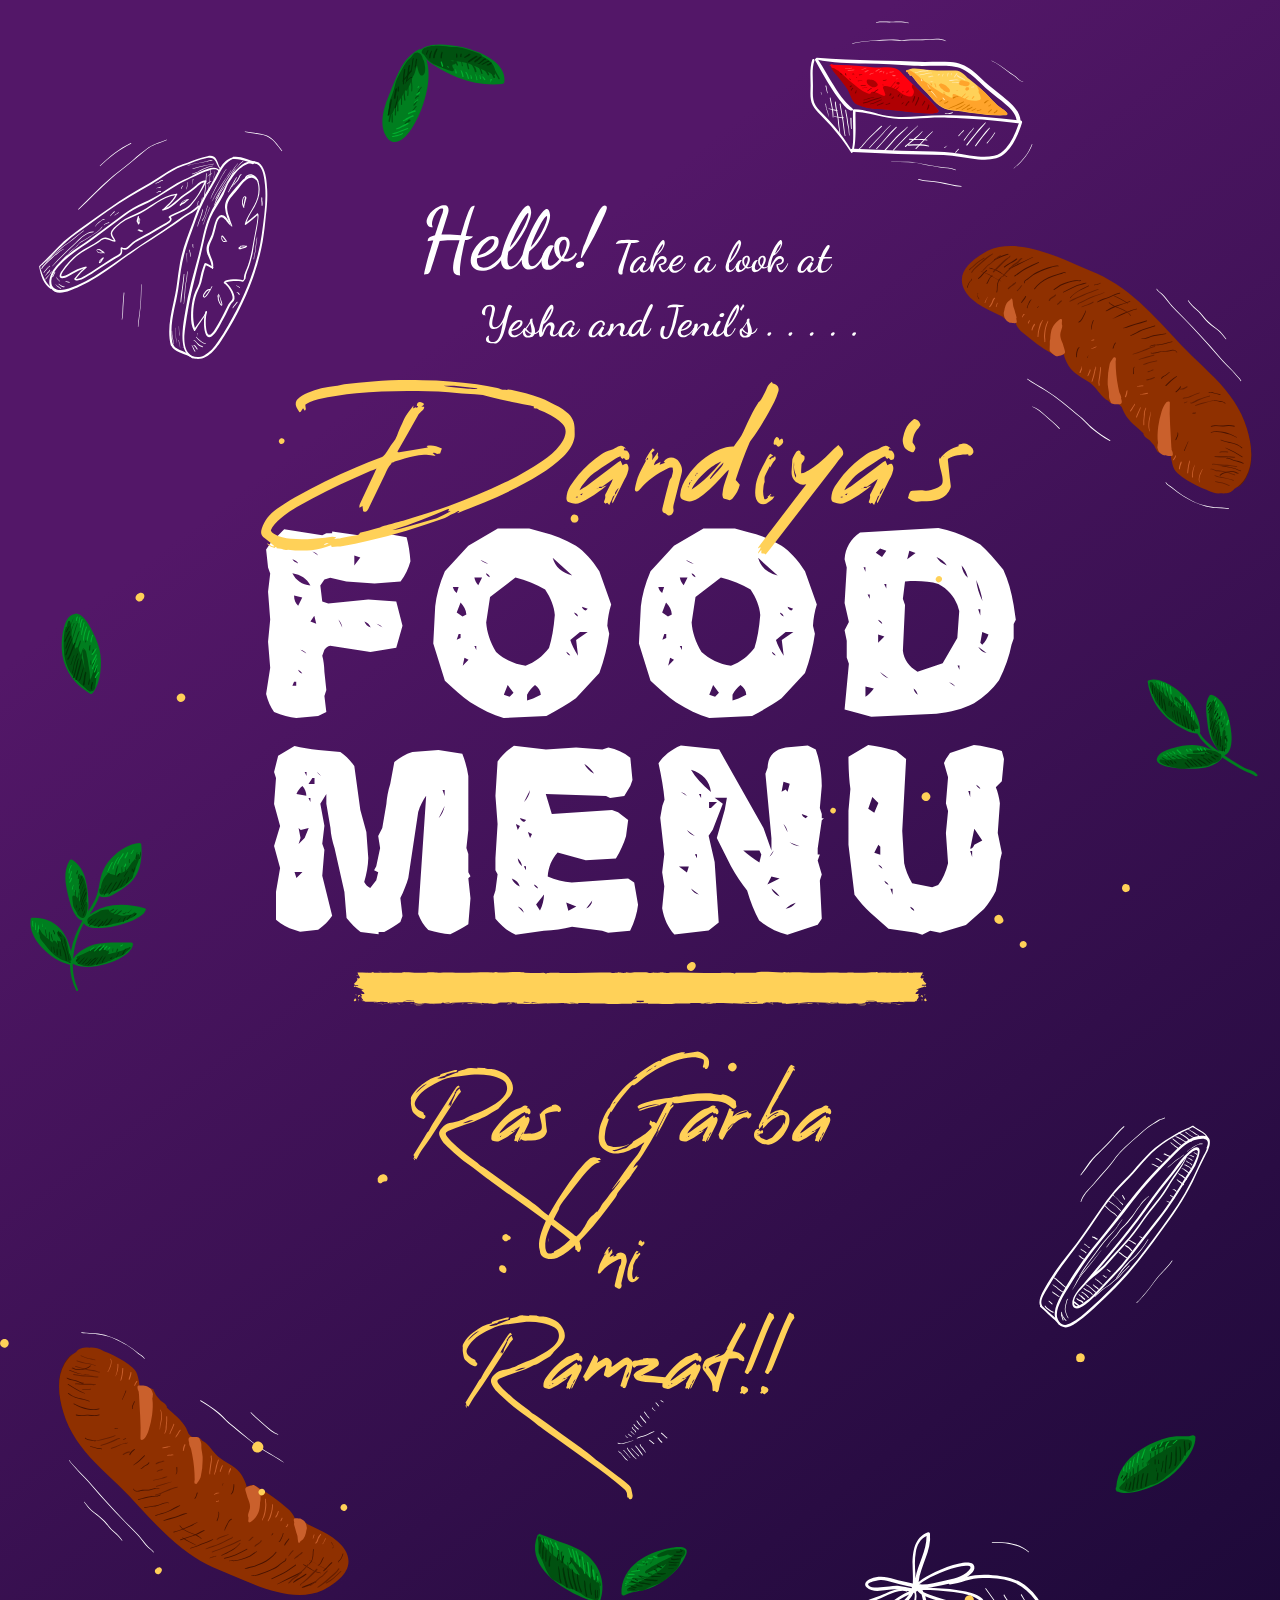
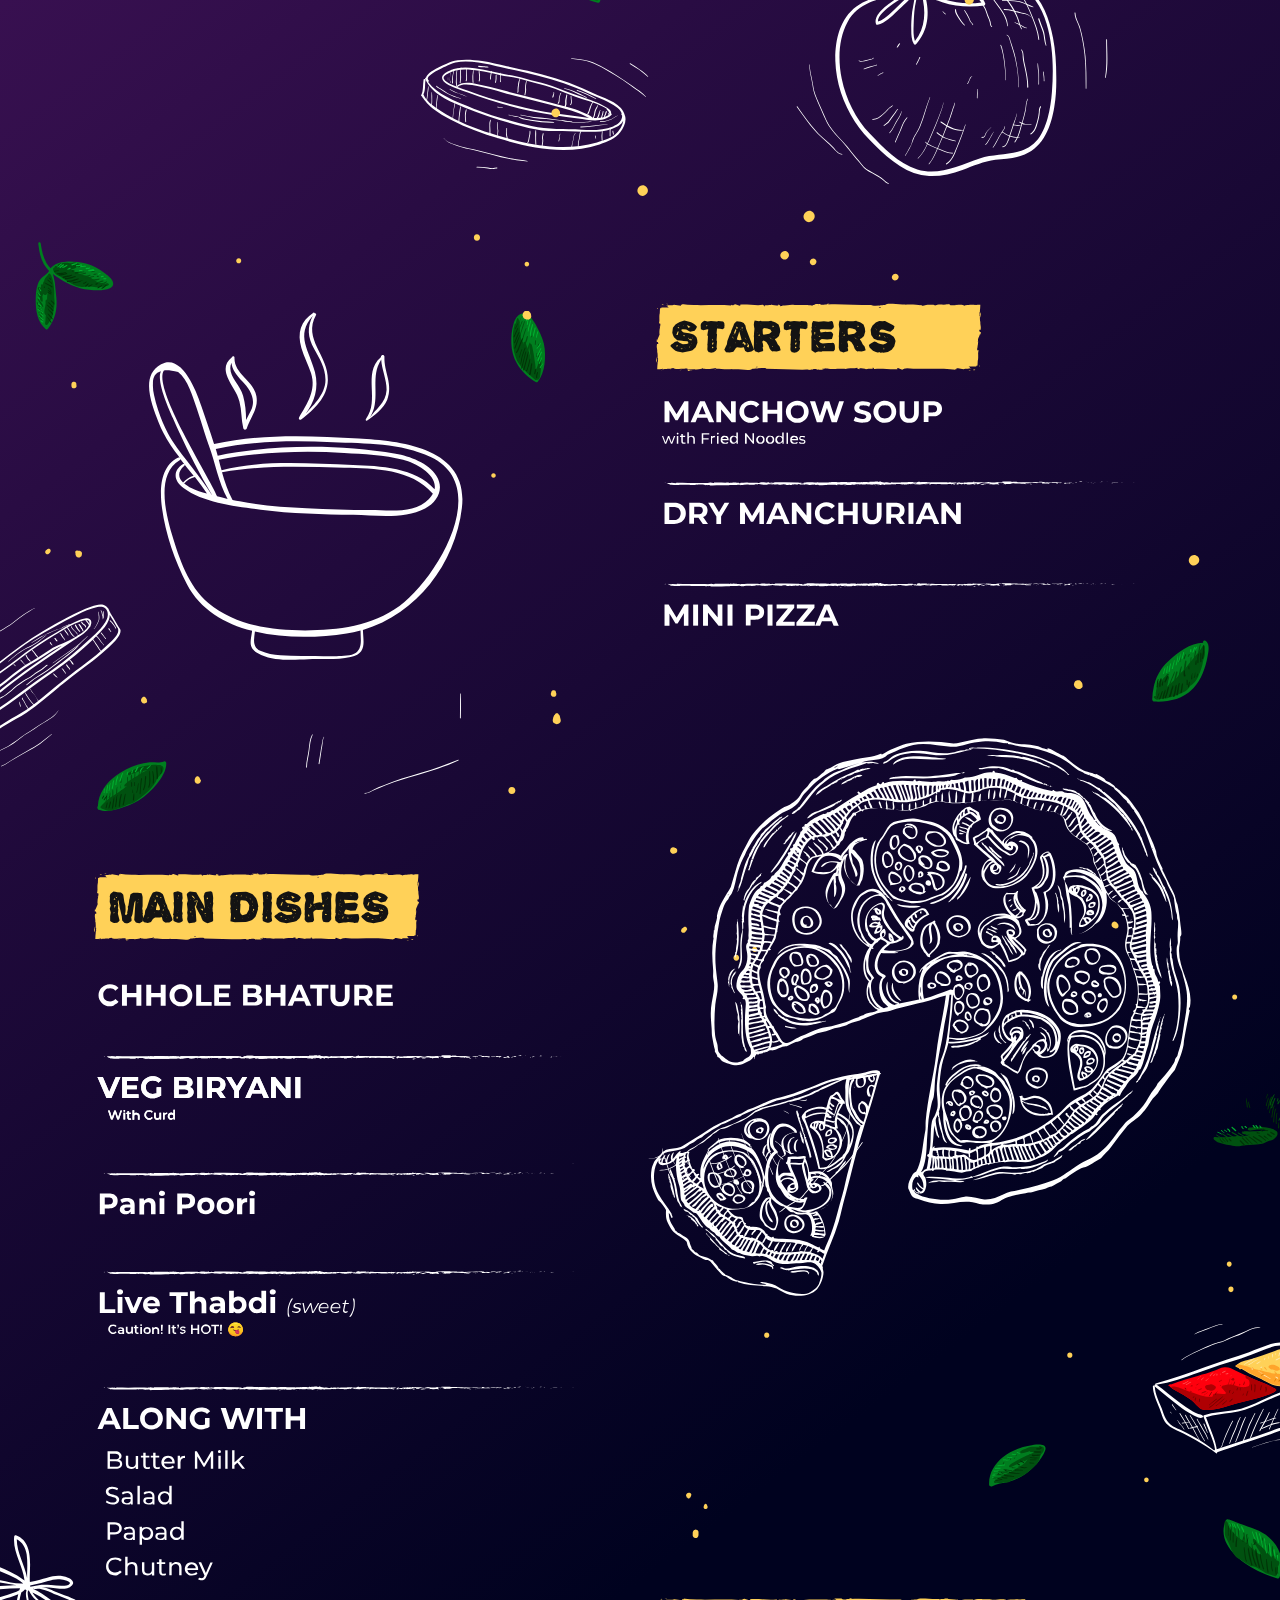
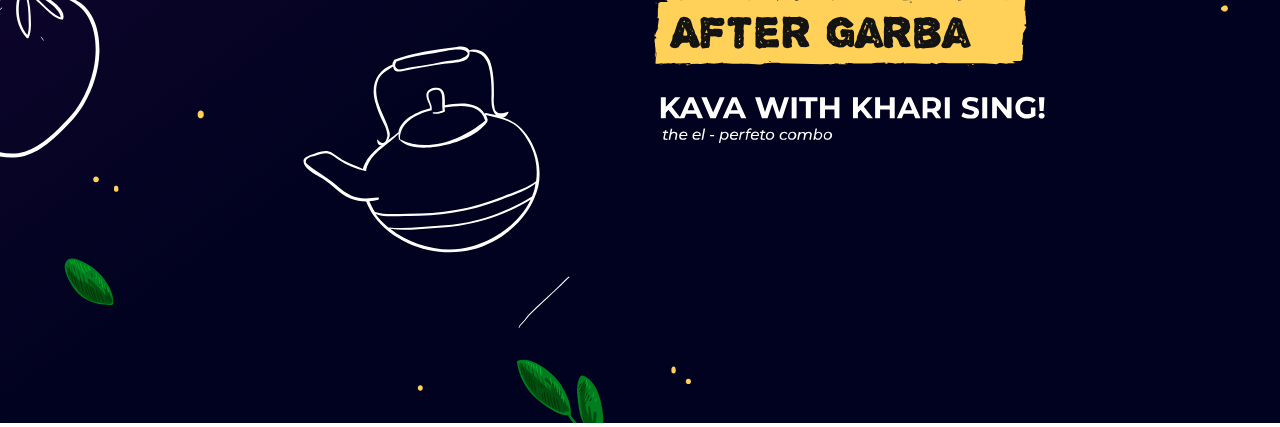
<file: the-dandiya-dinner.html>
<!DOCTYPE html>
<html lang="en">
<head>
    <meta charset="UTF-8">
    <meta http-equiv="X-UA-Compatible" content="IE=edge">
    <meta name="viewport" content="width=device-width, initial-scale=1.0">
    <title>The Dandiya Dinner Menu</title>
    <link rel="stylesheet" href="style.css">
</head>
<body>
    <img src="the-dandiya-dinner.svg" alt="menu" width="100%">
</body>
</html>
</file>
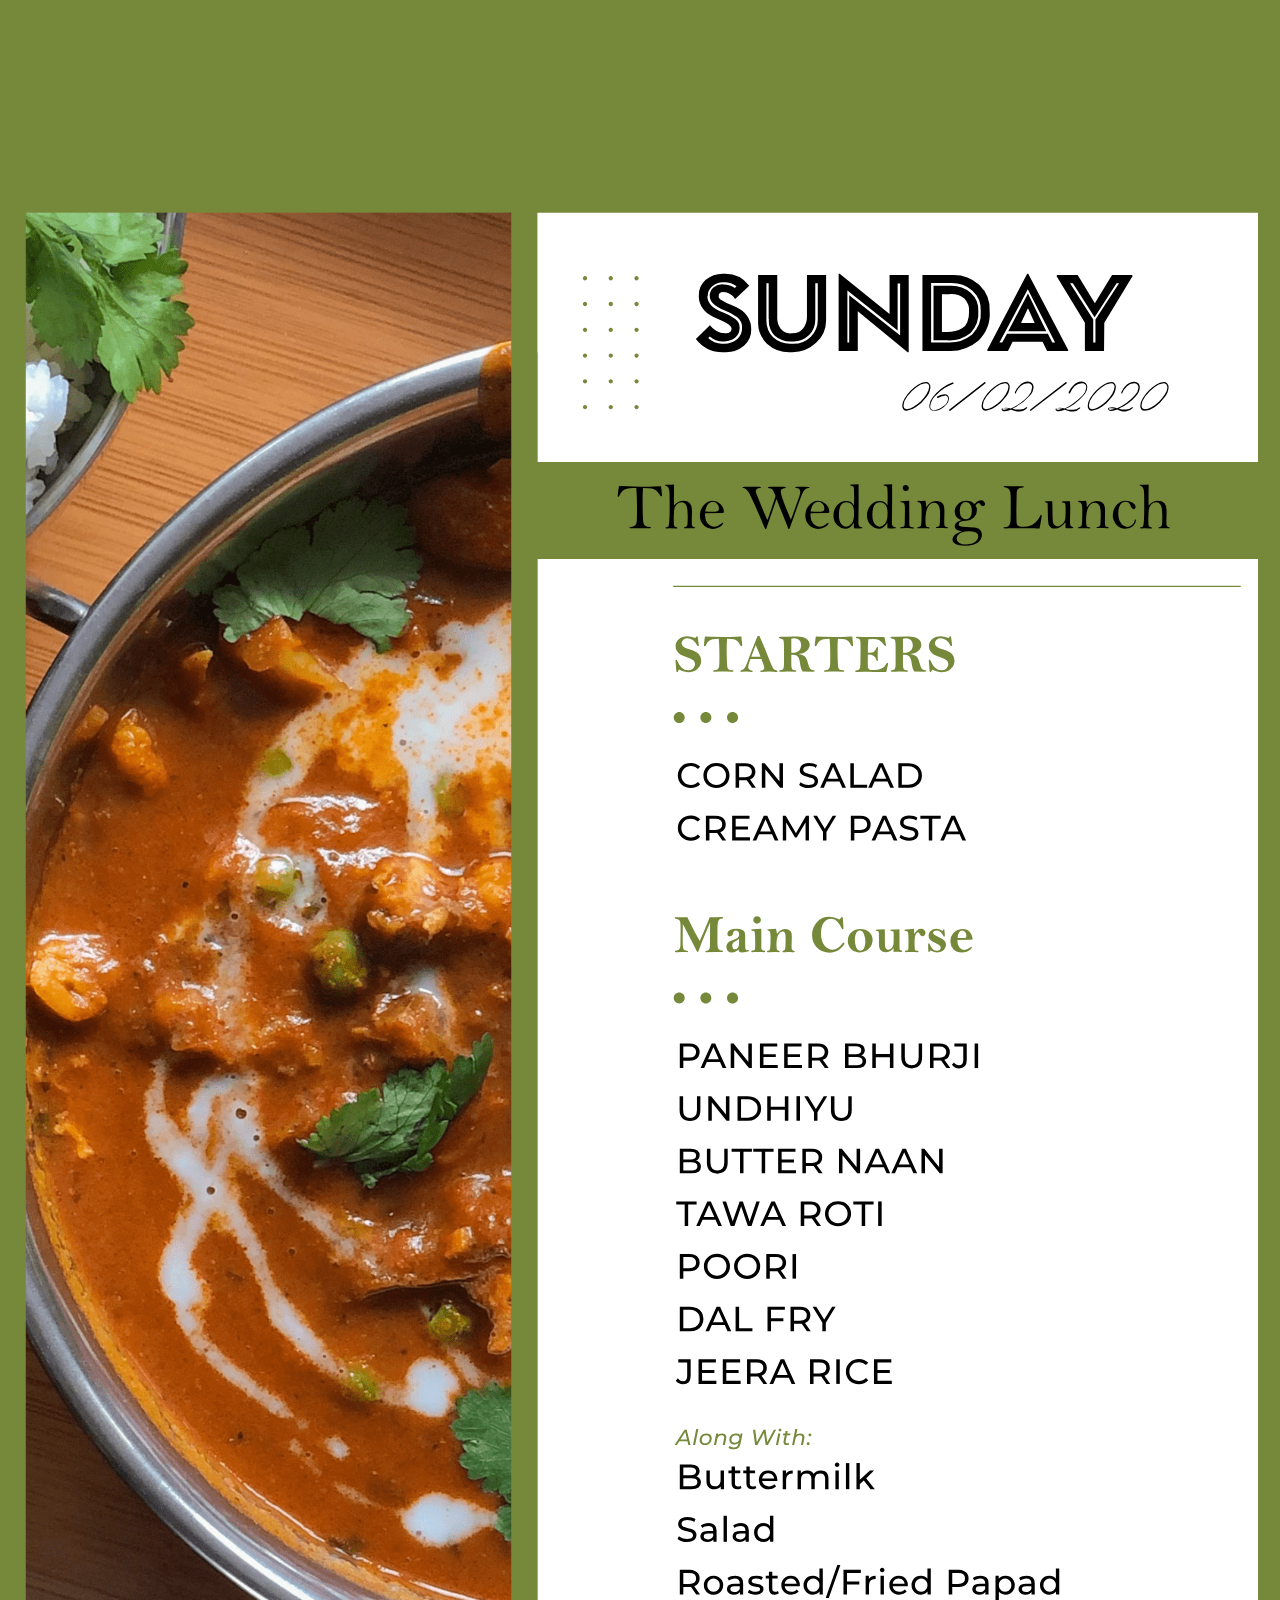
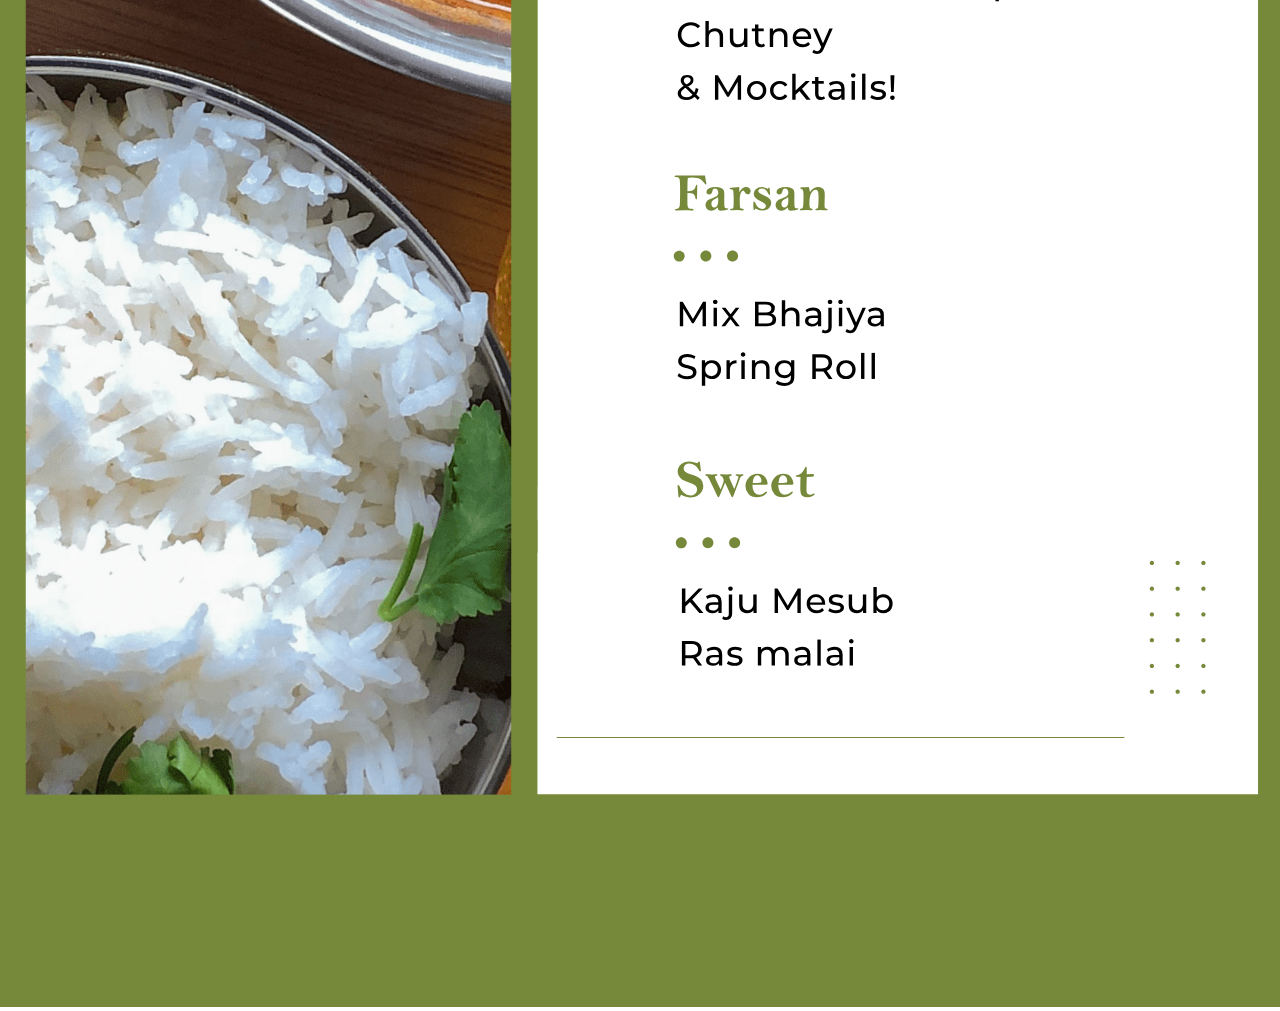
<file: the-wedding-lunch.html>
<!DOCTYPE html>
<html lang="en">
<head>
    <meta charset="UTF-8">
    <meta http-equiv="X-UA-Compatible" content="IE=edge">
    <meta name="viewport" content="width=device-width, initial-scale=1.0">
    <title>The Wedding Lunch Menu</title>
    <link rel="stylesheet" href="style.css">
</head>
<body>
    <img src="the-wedding-lunch.svg" alt="menu" width="100%">
</body>
</html>
</file>
<file: style.css>
body{
    padding: 0;
    margin: 0;
}
</file>
